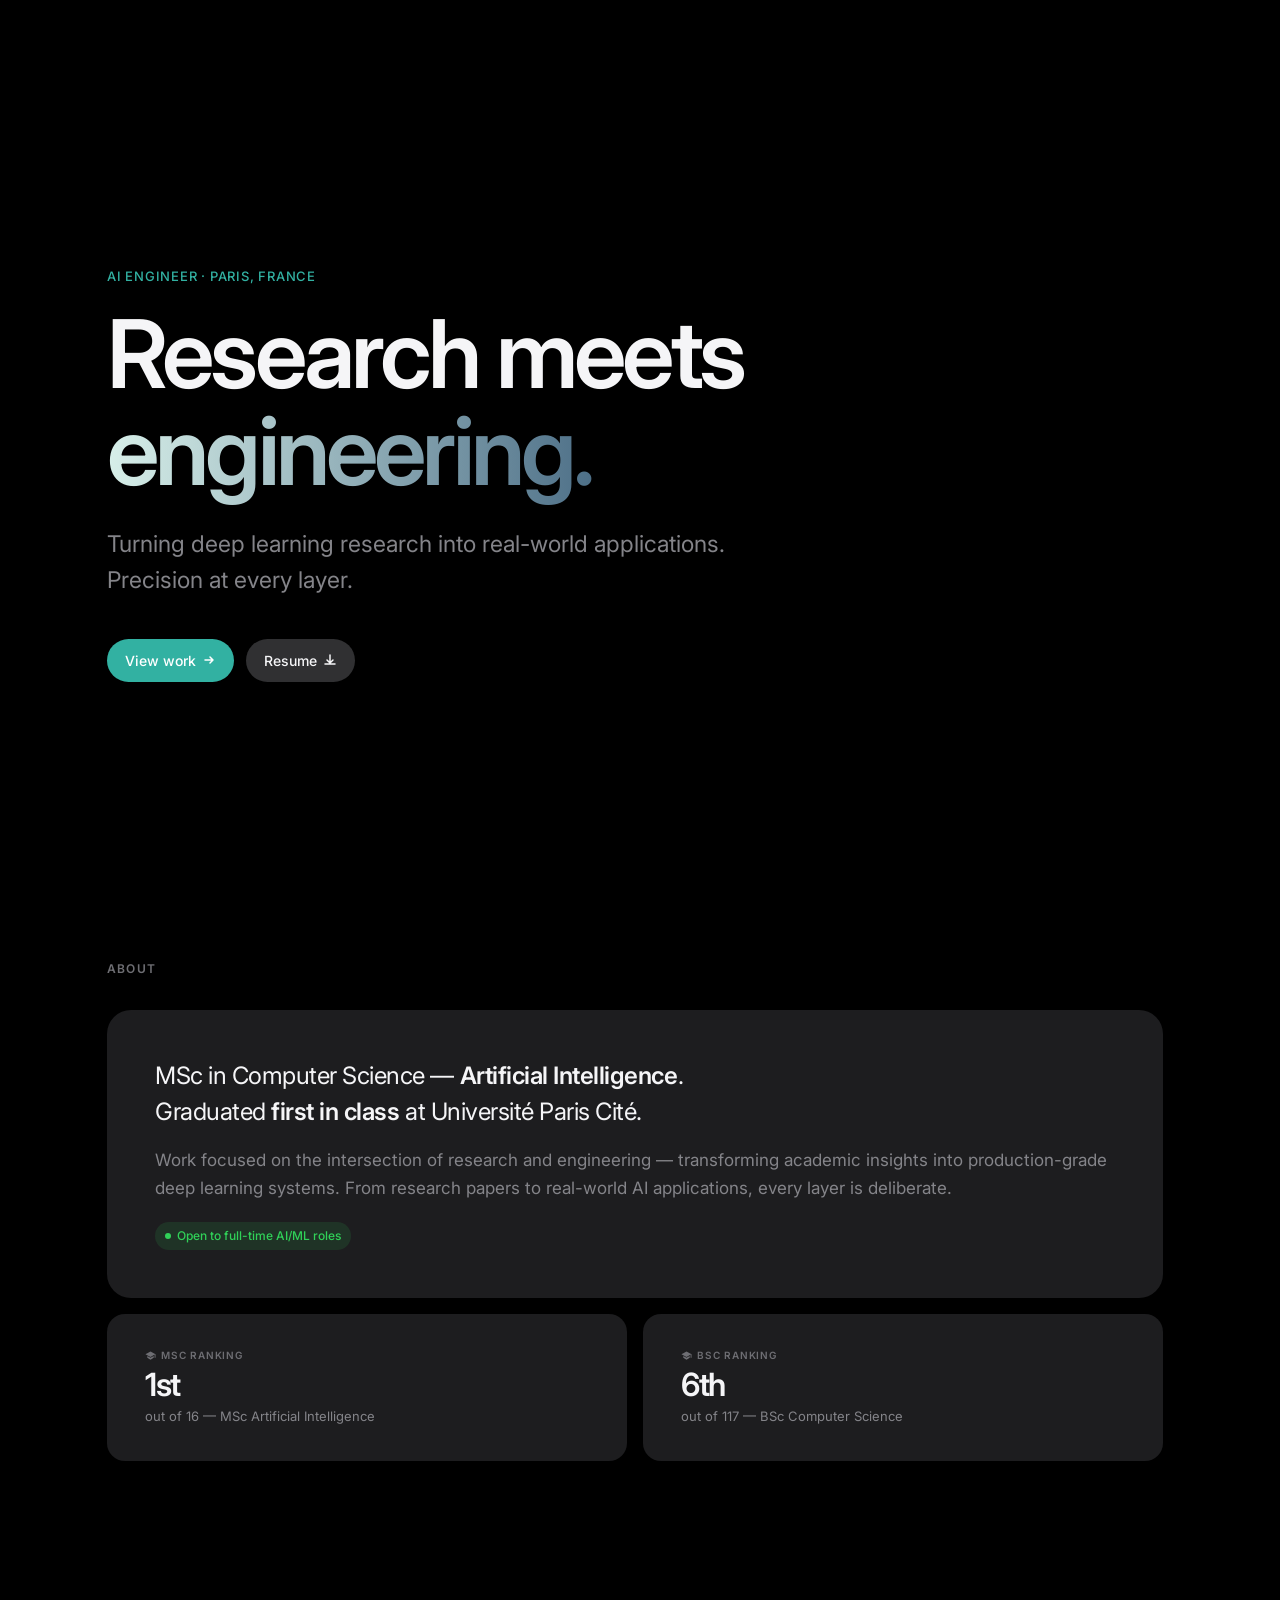
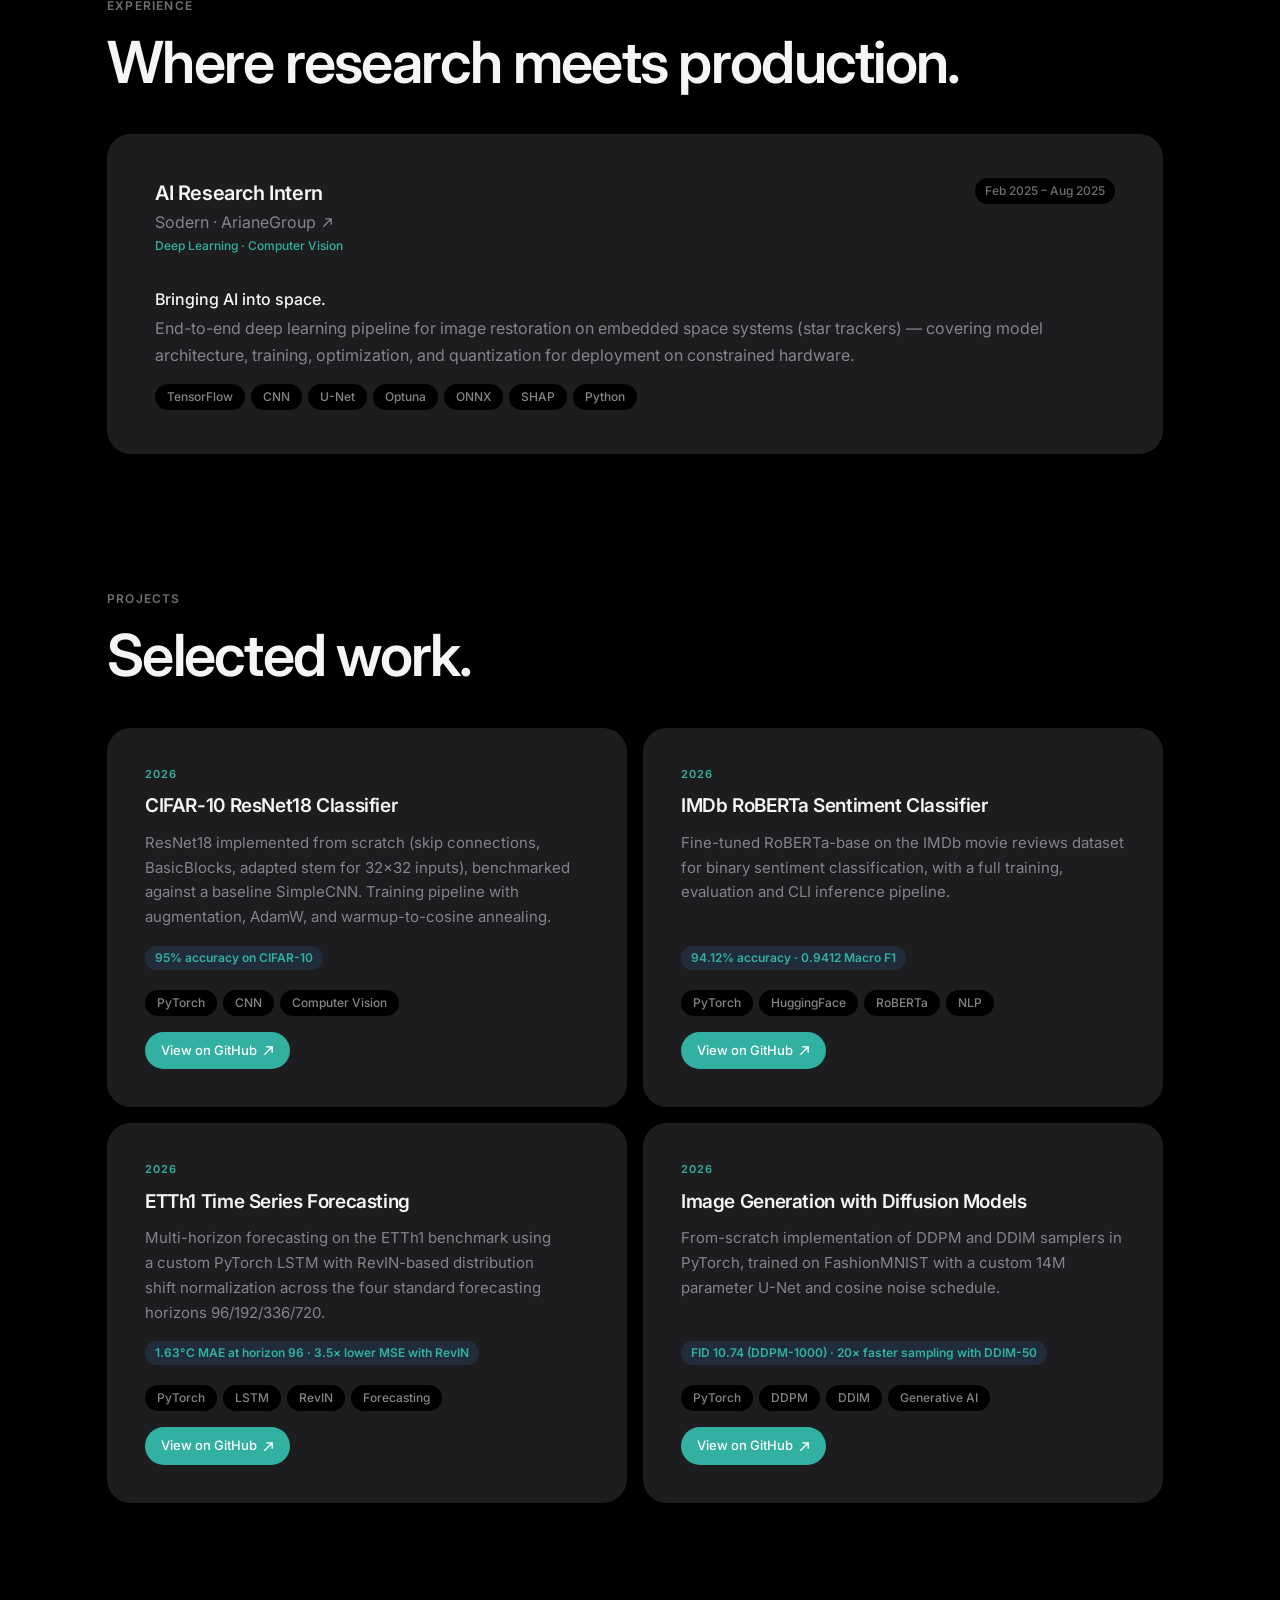
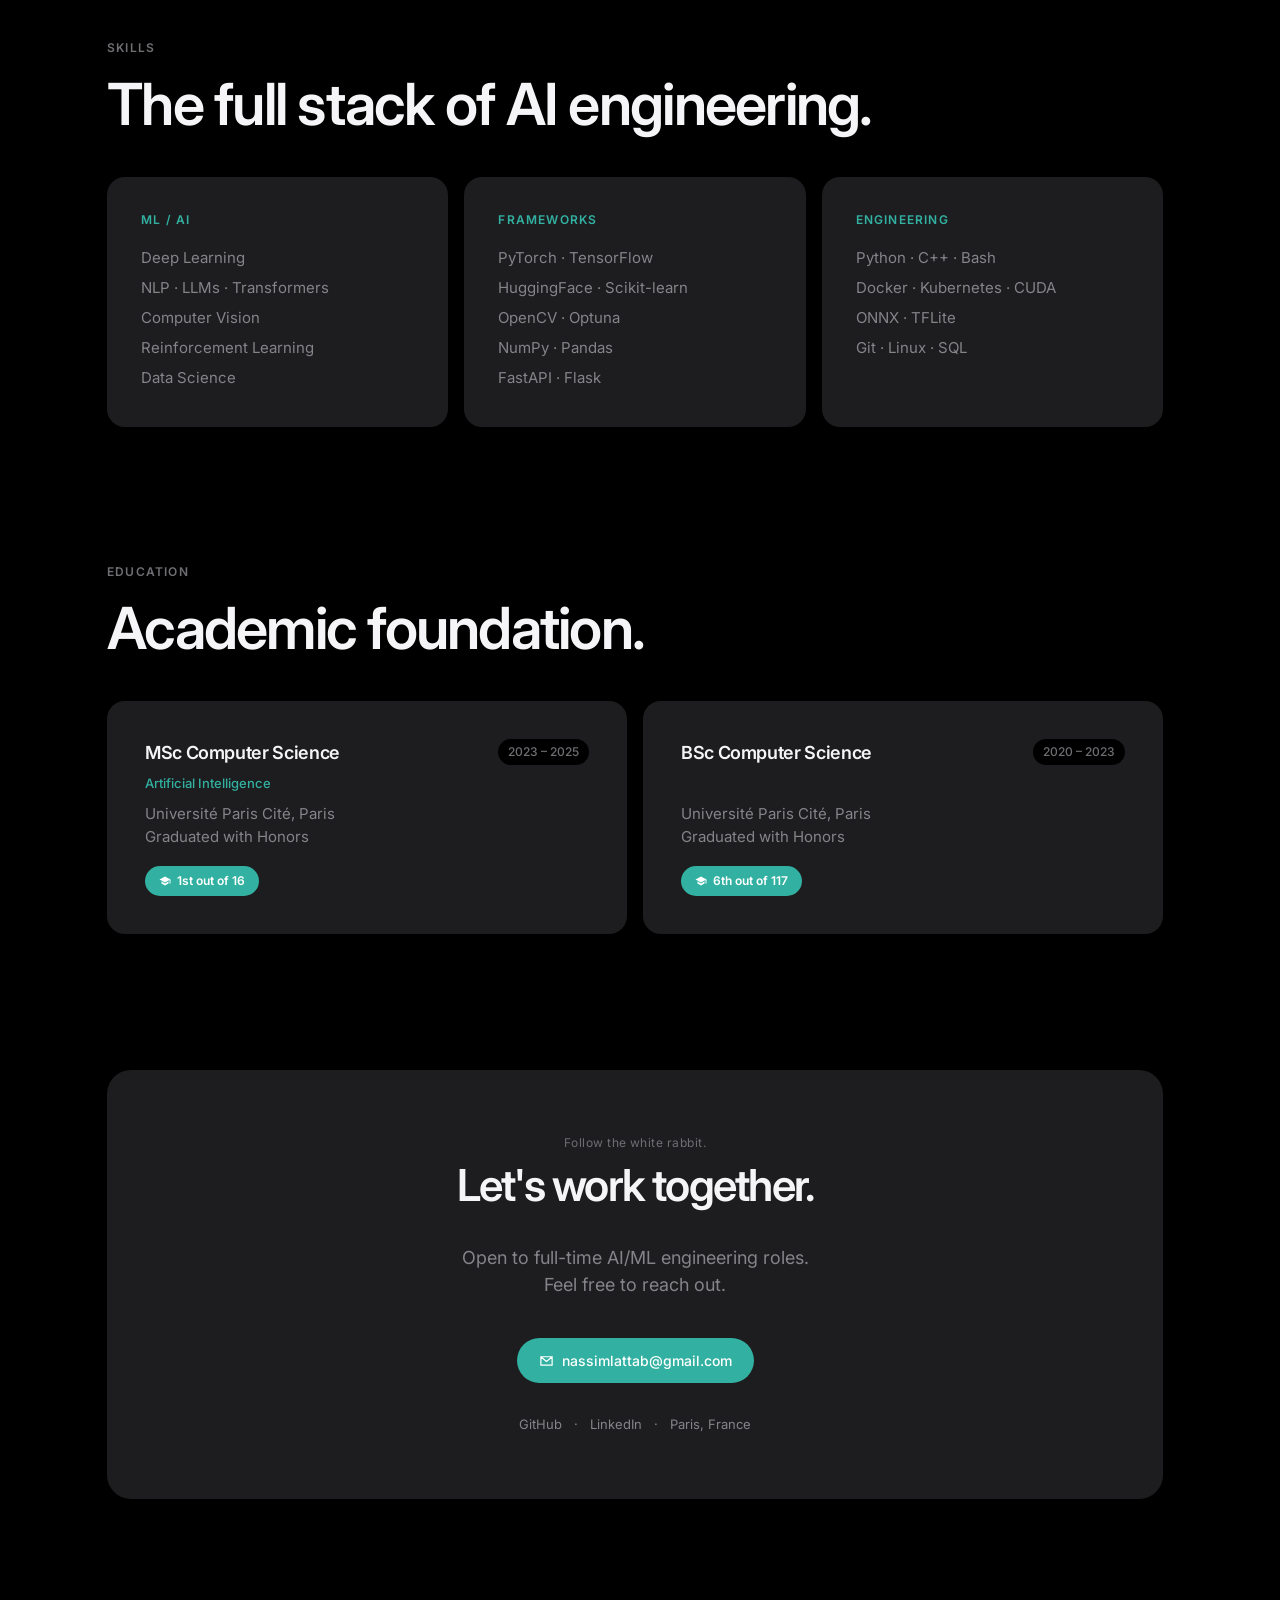
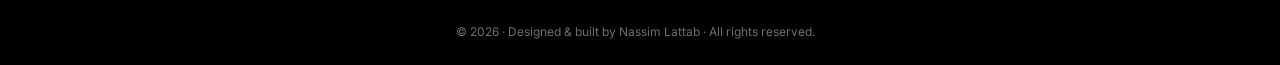
<file: index.html>
<!DOCTYPE html>
<html lang="en">
<head>
    <meta charset="UTF-8">
    <meta name="viewport" content="width=device-width, initial-scale=1.0">
    <title>Nassim Lattab — AI Engineer</title>
    <meta name="description" content="AI Engineer portfolio of Nassim Lattab — turning research into real-world deep learning applications.">
    <meta name="author" content="Nassim Lattab">
    <meta name="robots" content="index, follow">
    <meta name="theme-color" content="#111111">
    <meta name="color-scheme" content="light dark">

    <!-- Favicons -->
    <link rel="icon" href="assets/favicon/favicon.svg" type="image/svg+xml">
    <link rel="apple-touch-icon" sizes="180x180" href="assets/favicon/apple-touch-icon.png">

    <!-- SEO -->
    <link rel="canonical" href="https://nassim-lattab.vercel.app/">

    <!-- Open Graph / Twitter -->
    <meta property="og:type" content="website">
    <meta property="og:locale" content="en_US">
    <meta property="og:title" content="Nassim Lattab — AI Engineer">
    <meta property="og:description" content="Turning deep learning research into real-world applications. Precision at every layer.">
    <meta property="og:image" content="https://nassim-lattab.vercel.app/assets/og-image/og-image.png">
    <meta property="og:image:width" content="1200">
    <meta property="og:image:height" content="630">
    <meta property="og:image:alt" content="Nassim Lattab — AI Engineer portfolio preview">
    <meta property="og:url" content="https://nassim-lattab.vercel.app/">
    <meta property="og:site_name" content="Nassim Lattab Portfolio">

    <meta name="twitter:card" content="summary_large_image">
    <meta name="twitter:title" content="Nassim Lattab — AI Engineer">
    <meta name="twitter:description" content="Turning deep learning research into real-world applications. Precision at every layer.">
    <meta name="twitter:image" content="https://nassim-lattab.vercel.app/assets/og-image/og-image.png">
    <meta name="twitter:image:alt" content="Nassim Lattab — AI Engineer portfolio preview">

    <link rel="preconnect" href="https://fonts.googleapis.com">
    <link rel="preconnect" href="https://fonts.gstatic.com" crossorigin>
    <link href="https://fonts.googleapis.com/css2?family=Inter:wght@300;400;500;600&display=swap" rel="stylesheet">

    <script>
        document.documentElement.classList.add('js');
    </script>

    <link rel="stylesheet" href="assets/css/style.css">
</head>

<body>
    <noscript>
        <style>
            #loader { display: none !important; }
        </style>
    </noscript>

    <a class="skip-link" href="#main">Skip to content</a>

    <!-- LOADER -->
    <div id="loader">
        <div class="loader-content">
            <div class="loader-name">Nassim Lattab</div>
            <div class="loader-meta">AI Engineer<span class="loader-dot">·</span>Paris</div>
            <div class="loader-bar-track">
                <div class="loader-bar-fill"></div>
            </div>
        </div>
    </div>

    <!-- NAV -->
    <nav id="nav" aria-label="Primary">
        <button class="nav-identity nav-home-trigger" id="nav-home-trigger" type="button" aria-label="Reload home">
            <span class="nav-name">Nassim Lattab</span>
            <span class="nav-title">AI Engineer</span>
        </button>

        <ul class="nav-links">
            <li><a href="#about">About</a></li>
            <li><a href="#experience">Experience</a></li>
            <li><a href="#projects">Projects</a></li>
            <li><a href="#skills">Skills</a></li>
            <li><a href="#education">Education</a></li>
        </ul>

        <div class="nav-cta-wrap">
            <a href="#contact" class="nav-cta">Contact</a>
        </div>
    </nav>

    <!-- MAIN -->
    <main id="main" tabindex="-1">

        <!-- HERO -->
        <div id="hero-wrapper" class="hero-wrapper">
            <section id="hero" aria-labelledby="hero-heading">
                <div class="hero-animate" id="heroContent">
                    <p class="hero-eyebrow">AI Engineer · Paris, France</p>
                    <h1 class="hero-title" id="hero-heading">Research meets<br><span>engineering.</span></h1>
                    <p class="hero-sub">Turning deep learning research into real-world applications. Precision at every layer.</p>
                    <div class="hero-actions">
                        <a href="#projects" class="btn-primary">
                            View work
                            <svg width="14" height="14" viewBox="0 0 14 14" fill="none" aria-hidden="true">
                                <path d="M3 7h8M8 4l3 3-3 3" stroke="currentColor" stroke-width="1.5" stroke-linecap="round" stroke-linejoin="round" />
                            </svg>
                        </a>
                        <a href="assets/resume/cv-nassim-lattab-en.pdf" class="btn-secondary" download>
                            Resume
                            <svg width="14" height="14" viewBox="0 0 14 14" fill="none" aria-hidden="true">
                                <path d="M7 2v7M4 7l3 3 3-3M2 11h10" stroke="currentColor" stroke-width="1.5" stroke-linecap="round" stroke-linejoin="round" />
                            </svg>
                        </a>
                    </div>
                </div>
            </section>

            <div class="hero-scroll" id="heroScroll">
                <span class="scroll-label">Scroll</span>
                <div class="scroll-line"></div>
            </div>
        </div>

        <!-- ABOUT -->
        <section id="about">
            <h2 class="section-label reveal">About</h2>
            <div class="about-grid">
                <div class="about-card-main card reveal reveal-delay-1">
                    <p class="about-intro">
                        MSc in Computer Science — <strong>Artificial Intelligence</strong>.<br>Graduated <strong>first in class</strong> at Université Paris Cité.
                    </p>
                    <p class="about-desc">
                        Work focused on the intersection of research and engineering — transforming academic insights into production-grade deep learning systems. From research papers to real-world AI applications, every layer is deliberate.
                    </p>
                    <div class="status-badge">
                        <div class="status-dot"></div>
                        Open to full-time AI/ML roles
                    </div>
                </div>

                <div class="about-stat-card card reveal reveal-delay-2">
                    <div class="stat-ranking">
                        <svg width="11" height="11" viewBox="0 0 24 24" fill="currentColor" aria-hidden="true">
                            <path d="M12 3L1 9l11 6 9-4.91V17h2V9L12 3zM5 13.18v4L12 21l7-3.82v-4L12 17l-7-3.82z" />
                        </svg>
                        MSc ranking
                    </div>
                    <div class="stat-value">1st</div>
                    <div class="stat-label">out of 16 — MSc Artificial Intelligence</div>
                </div>

                <div class="about-stat-card card reveal reveal-delay-3">
                    <div class="stat-ranking">
                        <svg width="11" height="11" viewBox="0 0 24 24" fill="currentColor" aria-hidden="true">
                            <path d="M12 3L1 9l11 6 9-4.91V17h2V9L12 3zM5 13.18v4L12 21l7-3.82v-4L12 17l-7-3.82z" />
                        </svg>
                        BSc ranking
                    </div>
                    <div class="stat-value">6th</div>
                    <div class="stat-label">out of 117 — BSc Computer Science</div>
                </div>
            </div>
        </section>

        <!-- EXPERIENCE -->
        <section id="experience">
            <p class="section-label reveal">Experience</p>
            <h2 class="section-title reveal reveal-delay-1">Where research meets production.</h2>
            <div class="exp-card card reveal reveal-delay-2">
                <div class="exp-header">
                    <div>
                        <div class="exp-role">AI Research Intern</div>
                        <div class="exp-company">
                            <a href="https://sodern.com/" target="_blank" rel="noopener" class="exp-company-link">
                                Sodern · ArianeGroup
                                <svg width="11" height="11" viewBox="0 0 12 12" fill="none" xmlns="http://www.w3.org/2000/svg"><path d="M2 10L10 2M10 2H4M10 2V8" stroke="currentColor" stroke-width="1.5" stroke-linecap="round" stroke-linejoin="round"/></svg>
                            </a>
                        </div>
                        <div class="exp-domains">Deep Learning · Computer Vision</div>
                    </div>
                    <div class="exp-period">Feb 2025 – Aug 2025</div>
                </div>
                <p class="exp-tagline">Bringing AI into space.</p>
                <p class="exp-desc">
                    End-to-end deep learning pipeline for image restoration on embedded space systems (star trackers) — covering model architecture, training, optimization, and quantization for deployment on constrained hardware.
                </p>
                <div class="tag-row">
                    <span class="tag">TensorFlow</span>
                    <span class="tag">CNN</span>
                    <span class="tag">U-Net</span>
                    <span class="tag">Optuna</span>
                    <span class="tag">ONNX</span>
                    <span class="tag">SHAP</span>
                    <span class="tag">Python</span>
                </div>
            </div>
        </section>

        <!-- PROJECTS -->
        <section id="projects">
            <p class="section-label reveal">Projects</p>
            <h2 class="section-title reveal reveal-delay-1">Selected work.</h2>
            <div class="projects-grid">

                <div class="project-card card reveal reveal-delay-1">
                    <div class="project-year">2026</div>
                    <div class="project-title">CIFAR-10 ResNet18 Classifier</div>
                    <p class="project-desc">ResNet18 implemented from scratch (skip connections, BasicBlocks, adapted stem for 32×32 inputs), benchmarked against a baseline SimpleCNN. Training pipeline with augmentation, AdamW, and warmup-to-cosine annealing.</p>
                    <div class="project-metric">95% accuracy on CIFAR-10</div>
                    <div class="tag-row project-tags">
                        <span class="tag">PyTorch</span>
                        <span class="tag">CNN</span>
                        <span class="tag">Computer Vision</span>
                    </div>
                    <div class="project-footer">
                        <a class="btn-github" href="https://github.com/Nestallum/cifar10-cnn-classifier" target="_blank" rel="noopener">
                            View on GitHub
                            <svg width="11" height="11" viewBox="0 0 12 12" fill="none" aria-hidden="true">
                                <path d="M2 10L10 2M10 2H4M10 2v6" stroke="currentColor" stroke-width="1.5" stroke-linecap="round" stroke-linejoin="round" />
                            </svg>
                        </a>
                    </div>
                </div>
                
                <div class="project-card card reveal reveal-delay-3">
                    <div class="project-year">2026</div>
                    <div class="project-title">IMDb RoBERTa Sentiment Classifier</div>
                    <p class="project-desc">Fine-tuned RoBERTa-base on the IMDb movie reviews dataset for binary sentiment classification, with a full training, evaluation and CLI inference pipeline.</p>
                    <div class="project-metric">94.12% accuracy · 0.9412 Macro F1</div>
                    <div class="tag-row project-tags">
                        <span class="tag">PyTorch</span>
                        <span class="tag">HuggingFace</span>
                        <span class="tag">RoBERTa</span>
                        <span class="tag">NLP</span>
                    </div>
                    <div class="project-footer">
                        <a class="btn-github" href="https://github.com/Nestallum/imdb-roberta-sentiment" target="_blank" rel="noopener">
                            View on GitHub
                            <svg width="11" height="11" viewBox="0 0 12 12" fill="none" aria-hidden="true">
                                <path d="M2 10L10 2M10 2H4M10 2v6" stroke="currentColor" stroke-width="1.5" stroke-linecap="round" stroke-linejoin="round" />
                            </svg>
                        </a>
                    </div>
                </div>
                
                <div class="project-card card reveal reveal-delay-4">
                    <div class="project-year">2026</div>
                    <div class="project-title">ETTh1 Time Series Forecasting</div>
                    <p class="project-desc">
                        Multi-horizon forecasting on the ETTh1 benchmark using a custom PyTorch LSTM with RevIN-based distribution shift normalization across the four standard forecasting horizons 96/192/336/720.
                    </p>
                    <div class="project-metric">1.63°C MAE at horizon 96 · 3.5× lower MSE with RevIN</div>
                    <div class="tag-row project-tags">
                        <span class="tag">PyTorch</span>
                        <span class="tag">LSTM</span>
                        <span class="tag">RevIN</span>
                        <span class="tag">Forecasting</span>
                    </div>
                    <div class="project-footer">
                        <a class="btn-github" href="https://github.com/Nestallum/etth1-lstm-forecasting" target="_blank" rel="noopener">
                            View on GitHub
                            <svg width="11" height="11" viewBox="0 0 12 12" fill="none" aria-hidden="true">
                                <path d="M2 10L10 2M10 2H4M10 2v6" stroke="currentColor" stroke-width="1.5" stroke-linecap="round" stroke-linejoin="round" />
                            </svg>
                        </a>
                    </div>
                </div>
                
                <div class="project-card card reveal reveal-delay-2">
                    <div class="project-year">2026</div>
                    <div class="project-title">Image Generation with Diffusion Models</div>
                    <p class="project-desc">
                        From-scratch implementation of DDPM and DDIM samplers in PyTorch, trained on FashionMNIST with a custom 14M parameter U-Net and cosine noise schedule.
                    </p>
                    <div class="project-metric">FID 10.74 (DDPM-1000) · 20× faster sampling with DDIM-50</div>
                    <div class="tag-row project-tags">
                        <span class="tag">PyTorch</span>
                        <span class="tag">DDPM</span>
                        <span class="tag">DDIM</span>
                        <span class="tag">Generative AI</span>
                    </div>
                    <div class="project-footer">
                        <a class="btn-github" href="https://github.com/Nestallum/fashion-mnist-ddpm-generation" target="_blank" rel="noopener">
                            View on GitHub
                            <svg width="11" height="11" viewBox="0 0 12 12" fill="none" aria-hidden="true">
                                <path d="M2 10L10 2M10 2H4M10 2v6" stroke="currentColor" stroke-width="1.5" stroke-linecap="round" stroke-linejoin="round" />
                            </svg>
                        </a>
                    </div>
                </div>

            </div>
        </section>

        <!-- SKILLS -->
        <section id="skills">
            <p class="section-label reveal">Skills</p>
            <h2 class="section-title reveal reveal-delay-1">The full stack of AI engineering.</h2>
            <div class="skills-grid">
                <div class="skill-group reveal reveal-delay-1">
                    <div class="skill-group-label">ML / AI</div>
                    <div class="skill-list">
                        Deep Learning<br>NLP · LLMs · Transformers<br>Computer Vision<br>Reinforcement Learning<br>Data Science
                    </div>
                </div>
                <div class="skill-group reveal reveal-delay-2">
                    <div class="skill-group-label">Frameworks</div>
                    <div class="skill-list">
                        PyTorch · TensorFlow<br>HuggingFace · Scikit-learn<br>OpenCV · Optuna<br>NumPy · Pandas<br>FastAPI · Flask
                    </div>
                </div>
                <div class="skill-group reveal reveal-delay-3">
                    <div class="skill-group-label">Engineering</div>
                    <div class="skill-list">
                        Python · C++ · Bash<br>Docker · Kubernetes · CUDA<br>ONNX · TFLite<br>Git · Linux · SQL
                    </div>
                </div>
            </div>
        </section>

        <!-- EDUCATION -->
        <section id="education">
            <p class="section-label reveal">Education</p>
            <h2 class="section-title reveal reveal-delay-1">Academic foundation.</h2>
            <div class="edu-grid">
                <div class="edu-card card featured reveal reveal-delay-1">
                    <div class="edu-header">
                        <div class="edu-degree">
                            <span class="degree-prefix">MSc</span>
                            Computer Science
                        </div>
                        <div class="edu-period">2023 – 2025</div>
                    </div>
                    <div class="edu-spec">Artificial Intelligence</div>
                    <div class="edu-school"><a href="https://u-paris.fr/" target="_blank" rel="noopener" class="edu-link">Université Paris Cité</a>, Paris<br>Graduated with Honors</div>
                    <div class="edu-rank">
                        <svg width="12" height="12" viewBox="0 0 24 24" fill="currentColor" aria-hidden="true">
                            <path d="M12 3L1 9l11 6 9-4.91V17h2V9L12 3zM5 13.18v4L12 21l7-3.82v-4L12 17l-7-3.82z" />
                        </svg>
                        1st out of 16
                    </div>
                </div>

                <div class="edu-card card reveal reveal-delay-2">
                    <div class="edu-header">
                        <div class="edu-degree">
                            <span class="degree-prefix">BSc</span>
                            Computer Science
                        </div>
                        <div class="edu-period">2020 – 2023</div>
                    </div>
                    <div class="edu-spec">&nbsp;</div>
                    <div class="edu-school"><a href="https://u-paris.fr/" target="_blank" rel="noopener" class="edu-link">Université Paris Cité</a>, Paris<br>Graduated with Honors</div>
                    <div class="edu-rank">
                        <svg width="12" height="12" viewBox="0 0 24 24" fill="currentColor" aria-hidden="true">
                            <path d="M12 3L1 9l11 6 9-4.91V17h2V9L12 3zM5 13.18v4L12 21l7-3.82v-4L12 17l-7-3.82z" />
                        </svg>
                        6th out of 117
                    </div>
                </div>
            </div>
        </section>

        <!-- CONTACT -->
        <section id="contact">
            <div class="contact-card card reveal">
                <p class="contact-eyebrow">Follow the white rabbit.</p>
                <h2 class="contact-headline">Let's work together.</h2>
                <p class="contact-sub">Open to full-time AI/ML engineering roles.<br>Feel free to reach out.</p>
                <a href="mailto:nassimlattab@gmail.com" class="contact-email-link">
                    <svg width="15" height="15" viewBox="0 0 16 16" fill="none" aria-hidden="true">
                        <path d="M2 4l6 5 6-5M2 4h12v9H2V4z" stroke="currentColor" stroke-width="1.3" stroke-linecap="round" stroke-linejoin="round" />
                    </svg>
                    nassimlattab@gmail.com
                </a>
                <div class="contact-meta">
                    <a href="https://github.com/Nestallum" target="_blank" rel="noopener">GitHub</a>
                    <span class="contact-meta-dot">·</span>
                    <a href="https://linkedin.com/in/nassim-lattab" target="_blank" rel="noopener">LinkedIn</a>
                    <span class="contact-meta-dot">·</span>
                    <span class="contact-location">Paris, France</span>
                </div>
            </div>
        </section>

    </main>

    <!-- WINSTON -->
    <div id="winston" aria-live="polite">
        <button
            id="winston-pill"
            type="button"
            aria-label="Open Winston personal assistant"
            aria-expanded="false"
            aria-controls="winston-preview winston-chat"
        >
            <svg viewBox="0 0 16 16" fill="none" xmlns="http://www.w3.org/2000/svg" width="16" height="16" aria-hidden="true">
                <path d="M2 4.5A2.5 2.5 0 014.5 2h7A2.5 2.5 0 0114 4.5v5A2.5 2.5 0 0111.5 12H9l-3 2v-2H4.5A2.5 2.5 0 012 9.5v-5z" fill="currentColor"/>
            </svg>

            <span class="winston-pill-name">Ask Winston</span>
        </button>

        <div id="winston-preview" hidden aria-hidden="true">
            <button
                id="winston-preview-close"
                class="winston-close"
                type="button"
                aria-label="Close Winston preview"
            >
                <svg viewBox="0 0 24 24" fill="none">
                    <path d="M6 6L18 18M18 6L6 18" stroke="currentColor" stroke-width="2" stroke-linecap="round"/>
                </svg>
            </button>

            <div class="winston-preview-copy">
                <h3>Need information about my profile?</h3>
                <p>
                    <strong>Winston</strong> can answer questions about my background, projects, skills and current goals.
                </p>
            </div>

            <button id="winston-preview-cta" type="button" class="winston-preview-cta">
                <svg viewBox="0 0 24 24" fill="none" aria-hidden="true">
                    <path d="M21 3L10 14" stroke="currentColor" stroke-width="2" stroke-linecap="round"/>
                    <path d="M21 3L14 21L10 14L3 10L21 3Z" stroke="currentColor" stroke-width="2" stroke-linejoin="round"/>
                </svg>
                <span>Chat with Winston</span>
            </button>
        </div>

        <div id="winston-chat" hidden aria-hidden="true" aria-label="Winston chat">
            <div class="winston-chat-header">
                <div class="winston-chat-identity">
                    <span class="winston-chat-avatar-wrap" aria-hidden="true">
                        <span class="winston-chat-avatar">W</span>
                    </span>

                    <div class="winston-chat-title-wrap">
                        <div class="winston-chat-name">Winston</div>
                        <div class="winston-chat-subtitle">Personal Assistant</div>
                    </div>
                </div>

                <button
                    id="winston-chat-close"
                    class="winston-close"
                    type="button"
                    aria-label="Close Winston chat"
                >
                    <svg viewBox="0 0 24 24" fill="none">
                        <path d="M6 6L18 18M18 6L6 18" stroke="currentColor" stroke-width="2" stroke-linecap="round"/>
                    </svg>
                </button>
            </div>

            <div id="winston-messages" class="winston-messages">
                <div class="winston-day-separator">
                    <span>Today</span>
                </div>

                <div class="winston-message assistant">
                    <div class="winston-message-meta">
                        <span class="winston-message-author">Winston</span>
                    </div>
                    <div class="winston-bubble">
                        <div class="winston-bubble-text">
                            Hello — I’m Winston. I can answer questions about Nassim’s profile,
                            projects, experience and skills.
                        </div>
                    </div>
                    <div class="winston-time">10:01</div>
                </div>
            </div>

            <form id="winston-form" class="winston-form">
                <input
                    id="winston-input"
                    type="text"
                    placeholder="Ask Winston a question..."
                    autocomplete="off"
                />
                <button type="submit" id="winston-send" aria-label="Send message">
                    <svg viewBox="0 0 24 24" fill="none">
                        <path d="M21 3L10 14" stroke="currentColor" stroke-width="2" stroke-linecap="round"/>
                        <path d="M21 3L14 21L10 14L3 10L21 3Z" stroke="currentColor" stroke-width="2" stroke-linejoin="round"/>
                    </svg>
                </button>
            </form>
        </div>
    </div>

    <button id="back-to-top" type="button" aria-label="Back to top">
        <svg width="16" height="16" viewBox="0 0 16 16" fill="none" aria-hidden="true">
            <path d="M8 12V4M4 7l4-4 4 4" stroke="var(--text-primary)" stroke-width="1.5" stroke-linecap="round" stroke-linejoin="round" />
        </svg>
    </button>

    <footer>
        <p>© 2026 · Designed & built by Nassim Lattab · All rights reserved.</p>
    </footer>

    <script type="module" src="assets/js/main.js"></script>
</body>
</html>
</file>
<file: assets/css/style.css>
*,
*::before,
*::after {
    box-sizing: border-box;
    margin: 0;
    padding: 0;
}

:root {
    --bg: #000000;
    --bg-card: #1d1d1f;
    --bg-card-hover: color-mix(in srgb, var(--bg-card) 90%, white);

    --bg-btn: #303032;
    --bg-btn-hover: color-mix(in srgb, var(--bg-btn) 98%, white);


    --font: 'Inter', -apple-system, BlinkMacSystemFont, sans-serif;
    
    --text-primary: #f5f5f7;
    --text-secondary: #848489;
    --text-tertiary: #6e6e73;
   
    /*
    --accent: #2997ff;
    --accent-gradient: linear-gradient(90deg, #e0f0ff 0%, #84bcf0 100%);
    */
     
    --accent: #32b1a2;
    --accent-gradient: linear-gradient(90deg, #d7efe9 0%, #4e7088 100%);
    --accent-hover: color-mix(in srgb, var(--accent) 92%, white);

    --border: none;

    --nav-border: #4f4f50;
    --nav-bg: rgba(22, 22, 23, 0.8);

    --glow: color-mix(in srgb, var(--accent) 1.5%, transparent);

    --radius-sm: 12px;
    --radius-md: 18px;
    --radius-lg: 24px;

    --ease-out: cubic-bezier(0.25, 0.46, 0.45, 0.94);
    --ease-spring: cubic-bezier(0.34, 1.56, 0.64, 1);
    --nav-height: 52px;
}

html {
    scroll-behavior: smooth;
    scrollbar-gutter: stable;
    scrollbar-width: thin;
    scrollbar-color: var(--border) transparent;
}

html::-webkit-scrollbar {
    width: 10px;
}

html::-webkit-scrollbar-track {
    background: transparent;
}

html::-webkit-scrollbar-thumb {
    background: var(--border);
    border-radius: 10px;
    border: 2px solid transparent;
    background-clip: padding-box;
}

html::-webkit-scrollbar-thumb:hover {
    background: var(--text-tertiary);
}

body {
    font-family: var(--font);
    background: var(--bg);
    color: var(--text-primary);
    line-height: 1.5;
    -webkit-font-smoothing: antialiased;
    overflow-x: hidden;
    scrollbar-gutter: stable;
}

a:visited {
    color: inherit;
}

/* ── LOADER ── */
#loader {
    position: fixed;
    inset: 0;
    z-index: 1000;
    background: var(--bg);
    display: flex;
    align-items: center;
    justify-content: center;
    flex-direction: column;
    gap: 0;
    transform: translateY(0);
    transition: transform 0.9s cubic-bezier(0.76, 0, 0.24, 1);
}

#loader.slide-up {
    transform: translateY(-100%);
}

.loader-content {
    display: flex;
    flex-direction: column;
    align-items: center;
    gap: 6px;
}

.loader-name {
    font-size: 28px;
    font-weight: 600;
    letter-spacing: -0.04em;
    color: var(--text-primary);
    opacity: 0;
    transform: translateY(10px);
    animation: loaderFade 0.55s var(--ease-out) 0.15s forwards;
}

.loader-meta {
    font-size: 14px;
    font-weight: 400;
    color: var(--text-secondary);
    letter-spacing: 0.01em;
    opacity: 0;
    transform: translateY(8px);
    animation: loaderFade 0.55s var(--ease-out) 0.3s forwards;
    margin-bottom: 20px;
}

.loader-meta span {
    color: var(--text-tertiary);
}

.loader-meta .loader-dot {
    margin: 0 5px;
}

.loader-bar-track {
    width: 140px;
    height: 1.5px;
    background: var(--border);
    border-radius: 2px;
    overflow: hidden;
    opacity: 0;
    animation: loaderFade 0.4s var(--ease-out) 0.45s forwards;
}

.loader-bar-fill {
    height: 100%;
    width: 0;
    background: var(--accent);
    border-radius: 2px;
    animation: loaderBar 1s cubic-bezier(0.4, 0, 0.2, 1) 0.4s forwards;
}

@keyframes loaderFade {
    to {
        opacity: 1;
        transform: translateY(0);
    }
}

@keyframes loaderBar {
    to {
        width: 100%;
    }
}

/* ── NAV ── */
nav {
    position: fixed;
    top: 0;
    left: 0;
    right: 0;
    z-index: 100;
    height: var(--nav-height);
    display: grid;
    grid-template-columns: 1fr auto 1fr;
    align-items: center;
    padding: 0 50px;
    background: var(--nav-bg);
    backdrop-filter: blur(20px) saturate(180%);
    -webkit-backdrop-filter: blur(20px) saturate(180%);
    border-bottom: 1px solid var(--nav-border);
    transition: opacity 0.5s var(--ease-out);
    -webkit-font-smoothing: antialiased;
}

html.js nav {
    opacity: 0;
}

html.js.intro-complete nav.visible {
    opacity: 1;
}

.nav-identity {
    display: flex;
    flex-direction: column;
    gap: 1px;
    justify-self: start;
    appearance: none;
    -webkit-appearance: none;
    background: none;
    border: none;
    padding: 0;
    margin: 0;
    text-align: left;
    font: inherit;
    color: inherit;
}

.nav-home-trigger {
    cursor: pointer;
}

.nav-name {
    font-size: 13px;
    font-weight: 500;
    letter-spacing: -0.01em;
    color: var(--text-primary);
    line-height: 1.2;
}

.nav-title {
    font-size: 11px;
    font-weight: 400;
    color: rgba(245, 245, 247, 0.8);
    line-height: 1.2;
}

.nav-links {
    display: flex;
    align-items: center;
    gap: 34px;
    list-style: none;
    justify-self: center;
}

.nav-links a {
    font-size: 13px;
    font-weight: 400;
    color: rgba(245, 245, 247, 0.8);
    text-decoration: none;
}

.nav-links a:hover {
    color: var(--text-primary);
}

.nav-cta-wrap {
    justify-self: end;
    display: flex;
    align-items: center;
    gap: 12px;
}

.nav-cta {
    font-size: 12px;
    font-weight: 500;
    color: #fff !important;
    padding: 5px 13px;
    border: none;
    border-radius: 980px;
    background: var(--accent);
    text-decoration: none;
}

.nav-cta:hover {
    background: var(--accent-hover);
}

/* ── MAIN LAYOUT ── */
main {
    padding-top: 48px;
    transition: opacity 0.5s var(--ease-out);
}

html.js main {
    opacity: 0;
}

html.js.intro-started main.visible,
html.js.intro-complete main.visible {
    opacity: 1;
}

section {
    padding: 96px 32px;
    max-width: 1120px;
    margin: 0 auto;
}

/* ── HERO ── */
.hero-wrapper {
    position: relative;
}

#hero {
    min-height: calc(100vh - 48px);
    display: flex;
    flex-direction: column;
    justify-content: center;
    padding-top: 60px;
    padding-bottom: 60px;
    max-width: 1120px;
    margin: 0 auto;
}

.hero-eyebrow {
    font-size: 13px;
    font-weight: 500;
    color: var(--accent);
    letter-spacing: 0.06em;
    text-transform: uppercase;
    margin-bottom: 20px;
    transition: opacity 0.6s var(--ease-out) 0.1s, transform 0.6s var(--ease-out) 0.1s;
}

.hero-title {
    font-size: clamp(56px, 7.4vw, 104px);
    font-weight: 600;
    letter-spacing: -0.04em;
    line-height: 1.02;
    color: var(--text-primary);
    margin-bottom: 28px;
    transition: opacity 0.6s var(--ease-out) 0.2s, transform 0.6s var(--ease-out) 0.2s;
    -webkit-font-smoothing: antialiased;
    text-rendering: optimizeLegibility;
}

.hero-title span {
    color: var(--text-tertiary);
    background: var(--accent-gradient);
    -webkit-background-clip: text;
    -webkit-text-fill-color: transparent;
    background-clip: text;
}

.hero-sub {
    font-size: 23px;
    font-weight: 400;
    color: var(--text-secondary);
    max-width: 620px;
    line-height: 1.55;
    margin-bottom: 40px;
    transition: opacity 0.6s var(--ease-out) 0.3s, transform 0.6s var(--ease-out) 0.3s;
}

.hero-actions {
    display: flex;
    align-items: center;
    gap: 12px;
    transition: opacity 0.6s var(--ease-out) 0.4s, transform 0.6s var(--ease-out) 0.4s;
}

html.js .hero-eyebrow {
    opacity: 0;
    transform: translateY(12px);
}

html.js .hero-title {
    opacity: 0;
    transform: translateY(16px);
}

html.js .hero-sub {
    opacity: 0;
    transform: translateY(12px);
}

html.js .hero-actions {
    opacity: 0;
    transform: translateY(12px);
}

.hero-scroll {
    position: absolute;
    bottom: 32px;
    left: 50%;
    transform: translateX(-50%);
    display: flex;
    flex-direction: column;
    align-items: center;
    gap: 6px;
}

html.js .hero-scroll {
    opacity: 0;
}

html.js.intro-complete .hero-scroll.visible {
    opacity: 1;
}

html.js.intro-complete .hero-scroll.hidden {
    opacity: 0;
}

.scroll-label {
    font-size: 11px;
    color: var(--text-tertiary);
    letter-spacing: 0.08em;
    text-transform: uppercase;
}

.scroll-line {
    width: 1px;
    height: 32px;
    background: linear-gradient(to bottom, var(--text-tertiary), transparent);
    animation: scrollPulse 2s ease-in-out infinite;
}

@keyframes scrollPulse {
    0%,
    100% {
        opacity: 0.4;
    }

    50% {
        opacity: 1;
    }
}

.hero-animate.in .hero-eyebrow,
.hero-animate.in .hero-title,
.hero-animate.in .hero-sub,
.hero-animate.in .hero-actions {
    opacity: 1;
    transform: translateY(0);
}

/* ── BUTTONS ── */
.btn-primary {
    display: inline-flex;
    align-items: center;
    gap: 6px;
    padding: 11px 18px;
    min-height: 38px;
    background: var(--accent);
    color: #fff;
    font-size: 14px;
    font-weight: 500;
    border-radius: 980px;
    text-decoration: none;
    border: none;
    cursor: pointer;
}

.btn-primary:hover {
    background: var(--accent-hover);
}

.btn-secondary {
    display: inline-flex;
    align-items: center;
    gap: 6px;
    padding: 11px 18px;
    min-height: 38px;
    background: var(--bg-btn);
    color: var(--text-primary);
    font-size: 14px;
    font-weight: 500;
    border-radius: 980px;
    text-decoration: none;
    border: none;
    cursor: pointer;
}

.btn-secondary:hover {
    background: var(--bg-btn-hover);
}

/* ── SECTION HEADERS ── */
.section-label {
    font-size: 12px;
    font-weight: 600;
    letter-spacing: 0.1em;
    text-transform: uppercase;
    color: var(--text-tertiary);
    margin-bottom: 16px;
}

.section-title {
    font-size: clamp(40px, 4.6vw, 58px);
    font-weight: 600;
    letter-spacing: -0.03em;
    line-height: 1.1;
    color: var(--text-primary);
    margin-bottom: 40px;
}

/* ── REVEAL ANIMATION ── */

.reveal {
    transition: opacity 0.8s var(--ease-out), transform 0.8s var(--ease-out);
}

.exp-card.reveal,
.project-card.reveal,
.edu-card.reveal,
.skill-group.reveal,
.about-card-main.reveal,
.about-stat-card.reveal,
.contact-card.reveal {
    transition: opacity 0.8s var(--ease-out), transform 0.8s var(--ease-out);
}


html.js .reveal:not(.in) {
    opacity: 0;
    transform: translateY(20px);
}

.reveal.in {
    opacity: 1;
    transform: translateY(0);
}

.reveal-delay-1 {
    transition-delay: 0.1s;
}

.reveal-delay-2 {
    transition-delay: 0.2s;
}

.reveal-delay-3 {
    transition-delay: 0.3s;
}

.reveal-delay-4 {
    transition-delay: 0.4s;
}

/* ── ABOUT ── */
#about {
    padding-top: 60px;
}

.about-grid {
    display: grid;
    grid-template-columns: 1fr 1fr;
    gap: 16px;
    margin-top: 32px;
}

.about-card-main {
    grid-column: 1 / -1;
    background: var(--bg-card);
    border-radius: var(--radius-lg);
    padding: 48px;
    border: 1px solid var(--border);
    transition: transform 0.3s var(--ease-out);
    position: relative;
    overflow: hidden;
}

.about-card-main::after {
    content: '';
    position: absolute;
    inset: 0;
    background: radial-gradient(circle at 80% 20%, var(--glow) 0%, transparent 60%);
    opacity: 0;
    transition: opacity 0.3s;
    pointer-events: none;
}

.about-card-main:hover::after {
    opacity: 1;
}

.about-intro {
    font-size: 24px;
    font-weight: 400;
    line-height: 1.5;
    letter-spacing: -0.02em;
    color: var(--text-primary);
    margin-bottom: 16px;
}

.about-intro strong {
    font-weight: 600;
}

.about-desc {
    font-size: 17px;
    color: var(--text-secondary);
    line-height: 1.65;
}

.about-stat-card {
    background: var(--bg-card);
    border-radius: var(--radius-md);
    padding: 34px 38px;
    border: 1px solid var(--border);
    transition: transform 0.3s var(--ease-out);
    position: relative;
    overflow: hidden;
}

.about-stat-card::after {
    content: '';
    position: absolute;
    inset: 0;
    background: radial-gradient(circle at 80% 20%, var(--glow) 0%, transparent 60%);
    opacity: 0;
    transition: opacity 0.3s;
    pointer-events: none;
}

.about-stat-card:hover::after {
    opacity: 1;
}

.stat-ranking {
    display: flex;
    align-items: center;
    gap: 5px;
    font-size: 10px;
    font-weight: 600;
    letter-spacing: 0.08em;
    text-transform: uppercase;
    color: var(--text-tertiary);
    margin-bottom: 6px;
}

.stat-value {
    font-size: 32px;
    font-weight: 600;
    letter-spacing: -0.04em;
    color: var(--text-primary);
    line-height: 1;
    margin-bottom: 6px;
}

.stat-label {
    font-size: 13px;
    color: var(--text-secondary);
}

.status-badge {
    display: inline-flex;
    align-items: center;
    gap: 6px;
    font-size: 12px;
    font-weight: 500;
    color: #30d158;
    background: rgba(48, 209, 88, 0.12);
    padding: 5px 10px;
    border-radius: 20px;
    margin-top: 20px;
}

.status-dot {
    width: 6px;
    height: 6px;
    border-radius: 50%;
    background: #30d158;
    animation: statusGlow 2s ease-in-out infinite;
}

@keyframes statusGlow {
    0%, 100% {
        box-shadow: 0 0 0 0 rgba(48, 209, 88, 0.25);
    }
    50% {
        box-shadow: 0 0 4px 2px rgba(48, 209, 88, 0.1);
    }
}

/* ── EXPERIENCE ── */
#experience {
    padding-top: 40px;
}

.exp-card {
    background: var(--bg-card);
    border-radius: var(--radius-lg);
    padding: 44px 48px;
    border: 1px solid var(--border);
    transition: transform 0.3s var(--ease-out);
    position: relative;
    overflow: hidden;
}

.exp-card::after {
    content: '';
    position: absolute;
    inset: 0;
    background: radial-gradient(circle at 80% 20%, var(--glow) 0%, transparent 60%);
    opacity: 0;
    transition: opacity 0.3s;
    pointer-events: none;
}

.exp-card:hover {
    transform: translateY(-2px);
}

.exp-card:hover::after {
    opacity: 1;
}

.exp-header {
    display: flex;
    justify-content: space-between;
    align-items: flex-start;
    gap: 16px;
    margin-bottom: 16px;
}

.exp-role {
    font-size: 20px;
    font-weight: 600;
    letter-spacing: -0.02em;
}

.exp-company {
    font-size: 16px;
    color: var(--text-secondary);
    margin-top: 2px;
}

.exp-company-link {
    display: inline-flex;
    align-items: center;
    gap: 6px;
    color: var(--text-secondary);
    text-decoration: none;
}

.exp-company-link:hover {
    color: var(--text-primary);
}

.exp-company-link:hover svg {
    transform: translate(1px, -1px);
}

.exp-company-link svg {
    transition: transform 0.2s;
}

.exp-domains {
    font-size: 12px;
    color: var(--accent);
    font-weight: 500;
    margin-top: 3px;
}

.exp-tagline {
    font-size: 16px;
    font-weight: 500;
    color: var(--text-primary);
    margin: 2rem 0 -0.75rem;;
}

.exp-period {
    font-size: 12px;
    color: var(--text-tertiary);
    white-space: nowrap;
    font-weight: 500;
    background: var(--bg);
    padding: 4px 10px;
    border-radius: 20px;
    border: 1px solid var(--border);
}

.exp-desc {
    font-size: 16px;
    color: var(--text-secondary);
    line-height: 1.65;
    margin-top: 16px;
    margin-bottom: 16px;
}

.tag-row {
    display: flex;
    flex-wrap: wrap;
    gap: 6px;
    margin-top: 4px;
}

.project-tags {
    margin-bottom: 16px;
}

.tag {
    font-size: 12px;
    font-weight: 500;
    color: var(--text-secondary);
    background: var(--bg);
    padding: 4px 12px;
    border-radius: 980px;
    border: 1px solid var(--border);
}

/* ── PROJECTS ── */
#projects {
    padding-top: 40px;
}

.projects-grid {
    display: grid;
    grid-template-columns: repeat(2, 1fr);
    gap: 16px;
}

.project-card {
    background: var(--bg-card);
    border-radius: var(--radius-lg);
    padding: 38px;
    border: 1px solid var(--border);
    display: flex;
    flex-direction: column;
    color: inherit;
    position: relative;
    overflow: hidden;
    transition: transform 0.3s var(--ease-out);
}

.project-card::after {
    content: '';
    position: absolute;
    inset: 0;
    background: radial-gradient(circle at 80% 20%, var(--glow) 0%, transparent 60%);
    opacity: 0;
    transition: opacity 0.3s;
    pointer-events: none;
}

.project-card:hover {
    transform: translateY(-2px);
}

.project-card:hover::after {
    opacity: 1;
}

.project-year {
    font-size: 11px;
    font-weight: 600;
    letter-spacing: 0.08em;
    text-transform: uppercase;
    color: var(--accent);
    margin-bottom: 10px;
}

.project-title {
    font-size: 19px;
    font-weight: 600;
    letter-spacing: -0.02em;
    color: var(--text-primary);
    margin-bottom: 10px;
}

.project-desc {
    hyphens: none;
    overflow-wrap: break-word;
    text-wrap: pretty;
    font-size: 15px;
    color: var(--text-secondary);
    line-height: 1.65;
    flex: 1;
    margin-bottom: 16px;
}

.project-metric {
    display: inline-block;
    font-size: 12px;
    font-weight: 600;
    color: var(--accent);
    background: rgba(59, 156, 255, 0.12);
    padding: 3px 10px;
    border-radius: 20px;
    margin-bottom: 16px;
    align-self: flex-start;
}

.project-footer {
    display: flex;
    align-items: center;
    margin-top: auto;
}

.btn-github {
    display: inline-flex;
    align-items: center;
    gap: 6px;
    padding: 9px 16px;
    min-height: 34px;
    background: var(--accent);
    color: #fff;
    font-size: 13px;
    font-weight: 500;
    border-radius: 980px;
    text-decoration: none;
    border: none;
}

.btn-github:hover {
    background: var(--accent-hover);
}

.btn-github:hover svg {
    transform: translate(1px, -1px);
}

.btn-github svg {
    transition: transform 0.2s;
}

/* ── SKILLS ── */
#skills {
    padding-top: 40px;
}

.skills-grid {
    display: grid;
    grid-template-columns: repeat(3, 1fr);
    gap: 16px;
}

.skill-group {
    background: var(--bg-card);
    border-radius: var(--radius-md);
    padding: 34px;
    border: 1px solid var(--border);
    transition: transform 0.3s var(--ease-out);
}

.skill-group-label {
    font-size: 12px;
    font-weight: 600;
    letter-spacing: 0.1em;
    text-transform: uppercase;
    color: var(--accent);
    margin-bottom: 14px;
}

.skill-list {
    font-size: 15px;
    color: var(--text-secondary);
    line-height: 2;
}

/* ── EDUCATION ── */
#education {
    padding-top: 40px;
}

.edu-grid {
    display: grid;
    grid-template-columns: 1fr 1fr;
    gap: 16px;
}

.edu-card {
    background: var(--bg-card);
    border-radius: var(--radius-md);
    padding: 38px;
    border: 1px solid var(--border);
    transition: transform 0.3s var(--ease-out);
    position: relative;
    overflow: hidden;
}

.edu-card::after {
    content: '';
    position: absolute;
    inset: 0;
    background: radial-gradient(circle at 80% 20%, var(--glow) 0%, transparent 60%);
    opacity: 0;
    transition: opacity 0.3s;
    pointer-events: none;
}

.edu-card:hover {
    transform: translateY(-2px);
}

.edu-card:hover::after {
    opacity: 1;
}

.edu-header {
    display: flex;
    justify-content: space-between;
    align-items: flex-start;
    margin-bottom: 4px;
}

.edu-period {
    font-size: 12px;
    color: var(--text-tertiary);
    font-weight: 500;
    white-space: nowrap;
    background: var(--bg);
    padding: 4px 10px;
    border: 1px solid var(--border);
    border-radius: 20px;
}

.edu-degree {
    font-size: 18px;
    font-weight: 600;
    letter-spacing: -0.02em;
    color: var(--text-primary);
    margin-bottom: 4px;
}

.edu-spec {
    font-size: 13px;
    color: var(--accent);
    font-weight: 500;
    margin-bottom: 10px;
}

.edu-link {
    color: var(--text-secondary);
    text-decoration: none;
}

.edu-link:hover {
    color: var(--text-primary);
}

.edu-school {
    font-size: 15px;
    color: var(--text-secondary);
    margin-bottom: 18px;
}

.edu-rank {
    display: inline-flex;
    align-items: center;
    gap: 6px;
    font-size: 12px;
    font-weight: 600;
    color: #fff;
    background: var(--accent);
    padding: 6px 14px;
    border-radius: 20px;
}

/* ── CONTACT ── */
#contact {
    padding-top: 40px;
    padding-bottom: 100px;
}

.contact-card {
    background: var(--bg-card);
    border-radius: var(--radius-lg);
    padding: 64px 56px 64px;
    border: 1px solid var(--border);
    text-align: center;
    position: relative;
    overflow: hidden;
    transition: transform 0.3s var(--ease-out);
}

.contact-card::after {
    content: '';
    position: absolute;
    inset: 0;
    background: radial-gradient(circle at 80% 20%, var(--glow) 0%, transparent 60%);
    opacity: 0;
    transition: opacity 0.3s;
    pointer-events: none;
}

.contact-card:hover {
    transform: translateY(-2px);
}

.contact-card:hover::after {
    opacity: 1;
}

.contact-eyebrow {
    font-size: 12px;
    font-weight: 400;
    color: var(--text-tertiary);
    letter-spacing: 0.04em;
}

.contact-headline {
    font-size: clamp(32px, 4vw, 44px);
    font-weight: 600;
    letter-spacing: -0.04em;
    color: var(--text-primary);
    margin-bottom: 26px;
}

.contact-sub {
    font-size: 18px;
    color: var(--text-secondary);
    margin-bottom: 40px;
}

.contact-email-link {
    display: inline-flex;
    align-items: center;
    gap: 8px;
    font-size: 14px;
    font-weight: 500;
    color: #fff;
    text-decoration: none;
    padding: 12px 22px;
    min-height: 42px;
    border-radius: 980px;
    border: none;
    background: var(--accent);
    margin-bottom: 32px;
    will-change: transform;
}

.contact-email-link:hover {
    background: var(--accent-hover);
}

.contact-meta {
    display: flex;
    align-items: center;
    justify-content: center;
    gap: 12px;
    font-size: 13px;
    color: var(--text-secondary);
}

.contact-meta a {
    color: var(--text-secondary);
    text-decoration: none;
}

.contact-meta a:hover {
    color: var(--text-primary);
}

.contact-meta-dot {
    color: var(--text-secondary);
}

.contact-location {
    color: var(--text-secondary);
    font-weight: 400;
}

/* ── ANIMATION CARDS ── */
.exp-card,
.project-card,
.edu-card,
.contact-card {
    transition: opacity 0.8s var(--ease-out), transform 0.3s var(--ease-out) !important;
}

/* ── BACK TO TOP ── */
#back-to-top {
    position: fixed;
    bottom: 32px;
    left: 32px;
    z-index: 200;
    width: 40px;
    height: 40px;
    border-radius: 50%;
    background: var(--bg-btn);
    border: none;
    display: flex;
    align-items: center;
    justify-content: center;
    cursor: pointer;
    opacity: 0;
    pointer-events: none;
    transform: translateY(8px);
    transition: opacity 0.35s var(--ease-out), transform 0.35s var(--ease-out);
}

#back-to-top.visible {
    opacity: 1;
    pointer-events: auto;
    transform: translateY(0);
}

#back-to-top:hover {
    background: var(--bg-btn-hover);
}

/* ── WINSTON ── */

#winston {
    position: fixed;
    right: 32px;
    bottom: 32px;
    z-index: 260;
    display: flex;
    flex-direction: column;
    align-items: flex-end;
    pointer-events: none;
}

#winston {
    transition: opacity 0.5s var(--ease-out);
}

html.js #winston {
    opacity: 0;
}

html.js.intro-complete #winston {
    opacity: 1;
}

#winston > * {
    pointer-events: auto;
}

#winston.chat-open #winston-pill {
    opacity: 0;
    pointer-events: none;
    transform: translateY(8px);
}

/* PILULE */
#winston-pill {
    font-family: var(--font);
    appearance: none;
    -webkit-appearance: none;
    background: var(--bg-btn);
    border: none;
    color: var(--text-primary);
    padding: 10px 18px 10px 14px;
    border-radius: 980px;
    display: inline-flex;
    align-items: center;
    gap: 8px;
    cursor: pointer;
    box-shadow: var(--shadow-md);
    transition: opacity 0.2s;
    position: relative;
}

#winston-pill:hover {
    background: var(--bg-btn-hover);
}

#winston-pill:active,
#winston-pill.is-pressed {
    background: var(--bg-btn-hover);
}

#winston-pill.is-active {
    background: var(--bg-btn-hover);
}

#winston-pill::after {
    content: '';
    position: absolute;
    top: -2px;
    right: 4px;
    width: 8px;
    height: 8px;
    border-radius: 50%;
    background: var(--accent);
    animation: dotGlow 2s ease-in-out infinite;
}

@keyframes dotGlow {
    0%, 100% {
        box-shadow: 0 0 0 0 color-mix(in srgb, var(--accent) 50%, transparent);
    }
    50% {
        box-shadow: 0 0 5px 2px color-mix(in srgb, var(--accent) 25%, transparent);
    }
}

.winston-pill-icon,
.winston-preview-icon,
.winston-chat-avatar {
    background: #000;
    color: #fff;
    display: flex;
    align-items: center;
    justify-content: center;
    flex: 0 0 auto;
}

.winston-pill-icon {
    width: 30px;
    height: 30px;
    border-radius: 8px;
}

.winston-pill-icon svg {
    width: 18px;
    height: 18px;
}

.winston-chat-avatar {
    width: 32px;
    height: 32px;
    border-radius: 9px;
    font-size: 13px;
    font-weight: 500;
    font-family: inherit;
    letter-spacing: -0.01em;
    line-height: 1;
}

.winston-pill-copy {
    display: flex;
    flex-direction: column;
    align-items: flex-start;
    text-align: left;
    min-width: 0;
}

.winston-pill-name {
    font-size: 14px;
    font-weight: 500;
    letter-spacing: -0.01em;
    color: var(--text-primary);
}

/* PREVIEW */
#winston-preview {
    position: fixed;
    display: flex;
    flex-direction: column;
    align-items: flex-start;
    right: 32px;
    bottom: 80px;
    width: 420px;
    padding: 26px 24px 22px;
    background: var(--bg-card);
    border: 1px solid var(--border);
    border-radius: 28px;
    opacity: 0;
    transform: translateY(10px) scale(0.985);
    pointer-events: none;
    transition: opacity 0.22s var(--ease-out), transform 0.22s var(--ease-out);
}

#winston-preview.is-open {
    opacity: 1;
    transform: translateY(0) scale(1);
    pointer-events: auto;
}

#winston-preview .winston-close {
    position: absolute;
    top: 14px;
    right: 14px;
}

.winston-close {
    appearance: none;
    -webkit-appearance: none;
    width: 30px;
    height: 30px;
    border-radius: 50%;
    background: var(--bg-card);
    border: 1px solid var(--border);
    color: var(--text-primary);
    display: inline-flex;
    align-items: center;
    justify-content: center;
    cursor: pointer;
}

.winston-close:hover {
    background: var(--bg-card-hover);
    border-color: var(--border);
}

.winston-close:active {
    background: var(--bg-card-hover);
    border-color: var(--border);
}

.winston-close svg {
    width: 14px;
    height: 14px;
}

.winston-preview-copy h3 {
    font-size: 17px;
    font-weight: 600;
    line-height: 1.3;
    letter-spacing: -0.012em;
    color: var(--text-primary);
    margin-bottom: 8px;
    max-width: 285px;
}

.winston-preview-copy p {
    font-size: 15px;
    line-height: 1.58;
    color: var(--text-secondary);
    margin-bottom: 16px;
    max-width: 285px;
}

.winston-preview-copy p strong {
    font-weight: 600;
    color: var(--text-primary);
}

.winston-preview-cta {
    display: inline-flex;
    align-items: center;
    justify-content: flex-start;
    gap: 8px;
    padding: 11px 16px;
    background: var(--accent);
    color: #fff;
    border: none;
    border-radius: 999px;
    font-size: 14px;
    font-weight: 500;
    cursor: pointer;
    text-align: left;
    width: auto;
    max-width: 100%;
}

.winston-preview-cta svg {
    width: 14px;
    height: 14px;
    flex: 0 0 auto;
}

.winston-preview-cta span {
    display: inline-flex;
    align-items: center;
    line-height: 1;
}

.winston-preview-cta:hover {
    background: var(--accent-hover);
}

/* CHAT */
#winston-chat {
    position: fixed;
    right: 32px;
    bottom: 32px;
    width: 390px;
    height: 600px;
    overflow: hidden;
    display: flex;
    flex-direction: column;
    background: var(--bg-card);
    border: 1px solid var(--bg-card);
    border-radius: 34px;
    opacity: 0;
    transform: translateY(10px) scale(0.985);
    pointer-events: none;
    transition: opacity 0.22s var(--ease-out), transform 0.22s var(--ease-out);
}

#winston-chat.is-open {
    opacity: 1;
    transform: translateY(0) scale(1);
    pointer-events: auto;
}

.winston-chat-header {
    display: flex;
    align-items: center;
    justify-content: space-between;
    padding: 14px 14px 12px;
    background: var(--bg-card);
}

.winston-chat-identity {
    display: flex;
    align-items: center;
    gap: 11px;
    min-width: 0;
}

.winston-chat-title-wrap {
    display: flex;
    flex-direction: column;
    line-height: 1.15;
}

.winston-chat-name {
    font-size: 14px;
    font-weight: 600;
    letter-spacing: -0.02em;
    color: var(--text-primary);
}

.winston-chat-subtitle {
    font-size: 10.5px;
    color: var(--text-secondary);
    margin-top: 2px;
}

.winston-messages {
    flex: 1 1 auto;
    min-height: 0;
    overflow-y: auto;
    padding: 14px 14px 16px;
    display: flex;
    flex-direction: column;
    gap: 18px;
    background: var(--bg);
    scrollbar-width: thin;
    scrollbar-color: var(--border) transparent;
}

.winston-messages::-webkit-scrollbar {
    width: 8px;
}

.winston-messages::-webkit-scrollbar-track {
    background: transparent;
}

.winston-messages::-webkit-scrollbar-thumb {
    background: var(--border);
    border-radius: 8px;
}

.winston-messages::-webkit-scrollbar-thumb:hover {
    background: var(--text-tertiary);
}

.winston-day-separator {
    display: flex;
    align-items: center;
    justify-content: center;
    gap: 12px;
    margin-bottom: 0;
}

.winston-day-separator::before,
.winston-day-separator::after {
    content: "";
    flex: 1;
    height: 1px;
    background: var(--border);
}

.winston-day-separator span {
    font-size: 11px;
    color: var(--text-tertiary);
    background: var(--bg-card);
    padding: 4px 12px;
    border-radius: 999px;
    border: 1px solid var(--border);
}

.winston-message {
    display: flex;
    flex-direction: column;
    gap: 3px;
    max-width: 82%;
}

.winston-message.assistant {
    align-items: flex-start;
}

.winston-message.user {
    align-items: flex-end;
    align-self: flex-end;
}

.winston-message-meta {
    display: flex;
    align-items: center;
    gap: 8px;
}

.winston-message-author {
    font-size: 11px;
    font-weight: 500;
    color: var(--text-secondary);
    letter-spacing: -0.01em;
}

.winston-bubble {
    border-radius: 22px;
    padding: 10px 14px;
    font-size: 13px;
    line-height: 1.45;
    letter-spacing: -0.015em;
    word-break: break-word;
}

.winston-message.assistant .winston-bubble {
    background: var(--bg-card);
    color: var(--text-primary);
    border: 1px solid var(--border);
}

.winston-message.user .winston-bubble {
    background: var(--accent);
    color: #fff;
    border-bottom-right-radius: 10px;
}

.winston-time {
    font-family: var(--font);
    font-size: 10px;
    color: var(--text-tertiary);
    margin-top: 4px;
    line-height: 1;
    opacity: 0.9;
}

.winston-message.assistant .winston-time {
    text-align: left;
    margin-left: 6px;
}

.winston-message.user .winston-time {
    text-align: right;
    margin-right: 6px;
}

.winston-form {
    flex: 0 0 auto;
    display: flex;
    align-items: center;
    gap: 10px;
    padding: 10px 12px 12px;
    background: var(--bg-card);
}

#winston-input {
    flex: 1;
    min-width: 0;
    padding: 6px 14px;
    border-radius: 999px;
    border: none;
    background: var(--bg);
    color: var(--text-primary);
    font: inherit;
    font-size: 13px;
}

#winston-input::placeholder {
    color: var(--text-tertiary);
    font-size: 13px;
}

#winston-input:focus {
    outline: none;
    border-color: var(--border);
}

#winston-send {
    width: 30px;
    height: 30px;
    border-radius: 50%;
    border: none;
    background: var(--accent);
    color: #fff;
    display: inline-flex;
    align-items: center;
    justify-content: center;
    cursor: pointer;
    flex: 0 0 auto;
}

#winston-send:hover {
    background: var(--accent-hover);
}

#winston-send:active {
    background: var(--accent-hover);
}

#winston-send svg {
    width: 12px;
    height: 12px;
}

@media (max-width: 700px) {
    #winston {
        right: 16px;
        bottom: 16px;
        overflow: visible;
    }

    #winston-preview {
        right: 16px;
        bottom: 65px;
        width: min(392px, calc(100vw - 32px));
    }

    #winston-chat {
        right: 16px;
        bottom: 16px;
        width: min(328px, calc(100vw - 32px));
        height: min(472px, calc(100vh - 110px));
    }
    
    body:has(#winston-chat.is-open) #back-to-top {
        opacity: 0;
        pointer-events: none;
    }
}

/* ── FOOTER ── */
footer {
    text-align: center;
    padding: 24px;
    font-size: 12px;
    color: var(--text-tertiary);
}

.skip-link {
    position: absolute;
    left: 16px;
    top: -48px;
    z-index: 2000;
    background: var(--text-primary);
    color: var(--bg);
    padding: 10px 14px;
    border-radius: 999px;
    text-decoration: none;
    font-size: 14px;
    font-weight: 600;
    transition: top 0.2s ease;
}

.skip-link:focus {
    top: calc(var(--nav-height) + 12px);
}

a:focus-visible,
button:focus-visible {
    outline: 3px solid var(--accent);
    outline-offset: 3px;
}

.btn-primary:focus-visible,
.btn-secondary:focus-visible,
.btn-github:focus-visible {
    outline: 3px solid var(--accent);
    outline-offset: 4px;
}

/* ── RESPONSIVE ── */
@media (max-width: 700px) {
    nav {
        grid-template-columns: 1fr auto;
        padding: 0 16px;
    }

    .nav-links {
        display: none;
    }

    .nav-identity {
        justify-self: start;
    }

    .nav-cta-wrap {
        justify-self: end;
        display: flex;
        align-items: center;
        gap: 10px;
    }

    #theme-toggle {
    display: none;
    }

    section {
        padding: 60px 16px;
    }

    .about-grid,
    .projects-grid,
    .skills-grid,
    .edu-grid {
        grid-template-columns: 1fr;
    }

    .about-card-main {
        grid-column: 1;
    }

    .exp-header {
        flex-direction: column;
        gap: 8px;
    }

    .hero-title {
        font-size: 42px;
    }

    .contact-card {
        padding: 40px 24px;
    }

    #contact {
        padding-bottom: 96px;
    }

    footer {
        padding-bottom: 96px;
    }

    #back-to-top {
        bottom: 16px;
        left: 16px;
    }
}

@media (max-width: 520px) {
    .degree-prefix {
        display: block;
    }
}
</file>
